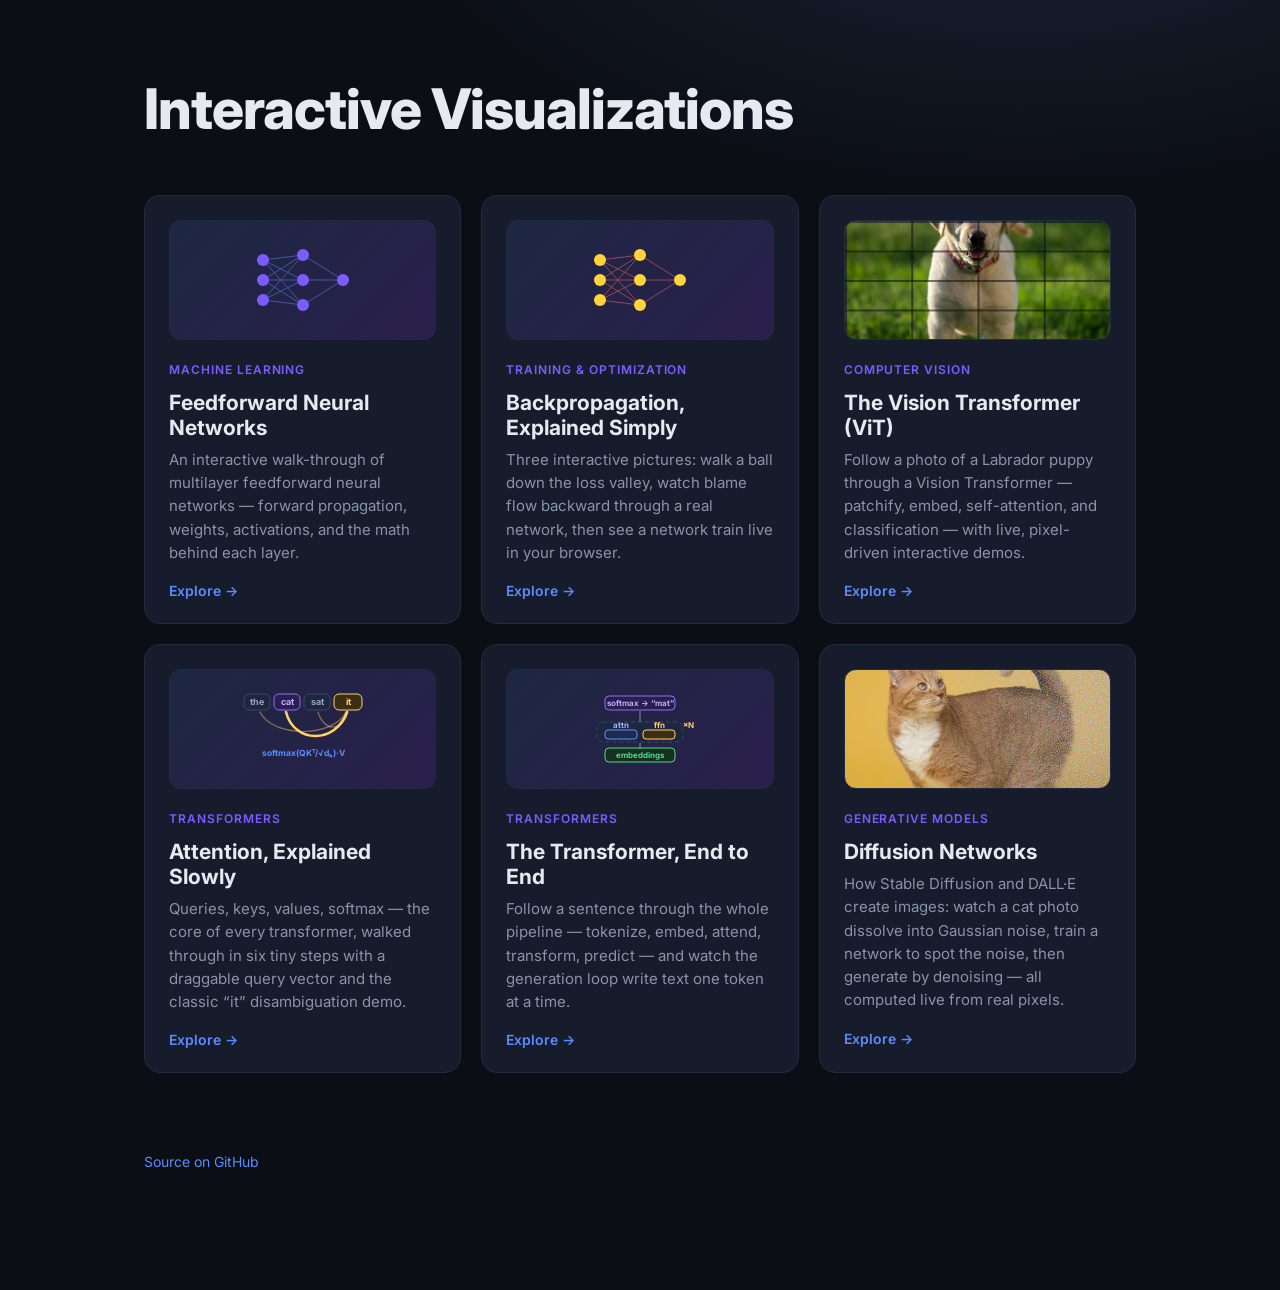
<file: index.html>
<!DOCTYPE html>
<html lang="en">
<head>
  <meta charset="UTF-8" />
  <meta name="viewport" content="width=device-width, initial-scale=1.0" />
  <title>Visualizations — Portfolio</title>
  <link rel="preconnect" href="https://fonts.googleapis.com" />
  <link rel="preconnect" href="https://fonts.gstatic.com" crossorigin />
  <link href="https://fonts.googleapis.com/css2?family=Inter:wght@400;500;600;700;800&display=swap" rel="stylesheet" />
  <style>
    :root {
      --bg: #0b0e14;
      --bg-soft: #131826;
      --card: #161c2c;
      --border: #232b40;
      --text: #e6e9f0;
      --muted: #8b93a7;
      --accent: #5b8cff;
      --accent2: #7c5cff;
    }
    * { box-sizing: border-box; margin: 0; padding: 0; }
    body {
      font-family: 'Inter', system-ui, sans-serif;
      background: radial-gradient(1200px 600px at 80% -10%, #1a2236 0%, var(--bg) 55%);
      color: var(--text);
      min-height: 100vh;
      -webkit-font-smoothing: antialiased;
    }
    .wrap { max-width: 1040px; margin: 0 auto; padding: 80px 24px 120px; }
    header { margin-bottom: 56px; }
    .eyebrow {
      display: inline-block;
      font-size: 13px; font-weight: 600; letter-spacing: 0.12em;
      text-transform: uppercase; color: var(--accent);
      background: rgba(91,140,255,0.1);
      padding: 6px 12px; border-radius: 999px; margin-bottom: 20px;
    }
    h1 { font-size: clamp(34px, 6vw, 56px); font-weight: 800; line-height: 1.05; letter-spacing: -0.02em; }
    .sub { color: var(--muted); font-size: 18px; margin-top: 16px; max-width: 560px; line-height: 1.6; }
    .grid { display: grid; grid-template-columns: repeat(auto-fill, minmax(300px, 1fr)); gap: 20px; }
    .card {
      display: block; text-decoration: none; color: inherit;
      background: var(--card); border: 1px solid var(--border);
      border-radius: 16px; padding: 24px; transition: transform .18s ease, border-color .18s ease, box-shadow .18s ease;
      position: relative; overflow: hidden;
    }
    .card:hover { transform: translateY(-4px); border-color: var(--accent); box-shadow: 0 12px 40px -12px rgba(91,140,255,0.35); }
    .card .tag { font-size: 12px; font-weight: 600; color: var(--accent2); text-transform: uppercase; letter-spacing: 0.08em; }
    .card h3 { font-size: 21px; font-weight: 700; margin: 12px 0 8px; }
    .card p { color: var(--muted); font-size: 15px; line-height: 1.55; }
    .card .arrow { margin-top: 18px; color: var(--accent); font-weight: 600; font-size: 14px; }
    .thumb {
      height: 120px; border-radius: 12px; margin-bottom: 18px;
      background: linear-gradient(135deg, #1d2740, #2a1f4d);
      display: flex; align-items: center; justify-content: center;
      border: 1px solid var(--border);
    }
    footer { margin-top: 80px; color: var(--muted); font-size: 14px; }
    a.gh { color: var(--accent); text-decoration: none; }
  </style>
</head>
<body>
  <div class="wrap">
    <header>
      <h1>Interactive Visualizations</h1>
    </header>

    <div class="grid">
      <a class="card" href="viz/neural-network-backprop/index.html">
        <div class="thumb">
          <svg width="120" height="80" viewBox="0 0 120 80" fill="none">
            <g stroke="#5b8cff" stroke-width="1" opacity="0.5">
              <line x1="20" y1="20" x2="60" y2="15"/><line x1="20" y1="20" x2="60" y2="40"/><line x1="20" y1="20" x2="60" y2="65"/>
              <line x1="20" y1="40" x2="60" y2="15"/><line x1="20" y1="40" x2="60" y2="40"/><line x1="20" y1="40" x2="60" y2="65"/>
              <line x1="20" y1="60" x2="60" y2="15"/><line x1="20" y1="60" x2="60" y2="40"/><line x1="20" y1="60" x2="60" y2="65"/>
              <line x1="60" y1="15" x2="100" y2="40"/><line x1="60" y1="40" x2="100" y2="40"/><line x1="60" y1="65" x2="100" y2="40"/>
            </g>
            <g fill="#7c5cff">
              <circle cx="20" cy="20" r="6"/><circle cx="20" cy="40" r="6"/><circle cx="20" cy="60" r="6"/>
              <circle cx="60" cy="15" r="6"/><circle cx="60" cy="40" r="6"/><circle cx="60" cy="65" r="6"/>
              <circle cx="100" cy="40" r="6"/>
            </g>
          </svg>
        </div>
        <span class="tag">Machine Learning</span>
        <h3>Feedforward Neural Networks</h3>
        <p>An interactive walk-through of multilayer feedforward neural networks — forward propagation, weights, activations, and the math behind each layer.</p>
        <div class="arrow">Explore →</div>
      </a>

      <a class="card" href="viz/backpropagation/index.html">
        <div class="thumb">
          <svg width="120" height="80" viewBox="0 0 120 80" fill="none">
            <g stroke="#ff6b6b" stroke-width="1" opacity="0.5">
              <line x1="20" y1="20" x2="60" y2="15"/><line x1="20" y1="20" x2="60" y2="40"/><line x1="20" y1="20" x2="60" y2="65"/>
              <line x1="20" y1="40" x2="60" y2="15"/><line x1="20" y1="40" x2="60" y2="40"/><line x1="20" y1="40" x2="60" y2="65"/>
              <line x1="20" y1="60" x2="60" y2="15"/><line x1="20" y1="60" x2="60" y2="40"/><line x1="20" y1="60" x2="60" y2="65"/>
              <line x1="60" y1="15" x2="100" y2="40"/><line x1="60" y1="40" x2="100" y2="40"/><line x1="60" y1="65" x2="100" y2="40"/>
            </g>
            <g fill="#ffd43b">
              <circle cx="20" cy="20" r="6"/><circle cx="20" cy="40" r="6"/><circle cx="20" cy="60" r="6"/>
              <circle cx="60" cy="15" r="6"/><circle cx="60" cy="40" r="6"/><circle cx="60" cy="65" r="6"/>
              <circle cx="100" cy="40" r="6"/>
            </g>
          </svg>
        </div>
        <span class="tag">Training & Optimization</span>
        <h3>Backpropagation, Explained Simply</h3>
        <p>Three interactive pictures: walk a ball down the loss valley, watch blame flow backward through a real network, then see a network train live in your browser.</p>
        <div class="arrow">Explore →</div>
      </a>

      <a class="card" href="viz/vision-transformer/index.html">
        <div class="thumb" style="background: url('viz/vision-transformer/dog.jpg') center/cover; position: relative;">
          <div style="position:absolute; inset:0; background-image: linear-gradient(rgba(11,14,20,0.55) 1.5px, transparent 1.5px), linear-gradient(90deg, rgba(11,14,20,0.55) 1.5px, transparent 1.5px); background-size: 25% 25%; border-radius: 12px;"></div>
        </div>
        <span class="tag">Computer Vision</span>
        <h3>The Vision Transformer (ViT)</h3>
        <p>Follow a photo of a Labrador puppy through a Vision Transformer — patchify, embed, self-attention, and classification — with live, pixel-driven interactive demos.</p>
        <div class="arrow">Explore →</div>
      </a>

      <a class="card" href="viz/attention/index.html">
        <div class="thumb">
          <svg width="130" height="86" viewBox="0 0 130 86" fill="none">
            <g font-family="Inter, sans-serif" font-size="9" font-weight="700">
              <rect x="6"  y="8" width="26" height="16" rx="5" fill="#1d2740" stroke="#3a4666"/><text x="19" y="19" fill="#9aa4b8" text-anchor="middle">the</text>
              <rect x="36" y="8" width="26" height="16" rx="5" fill="#2a1f4d" stroke="#8a70ff"/><text x="49" y="19" fill="#bcaaff" text-anchor="middle">cat</text>
              <rect x="66" y="8" width="26" height="16" rx="5" fill="#1d2740" stroke="#3a4666"/><text x="79" y="19" fill="#9aa4b8" text-anchor="middle">sat</text>
              <rect x="96" y="8" width="28" height="16" rx="5" fill="#3a2f14" stroke="#ffd166"/><text x="110" y="19" fill="#ffd166" text-anchor="middle">it</text>
            </g>
            <g stroke-linecap="round" fill="none">
              <path d="M 108 26 C 95 52, 35 52, 22 26" stroke="#ffd166" stroke-width="1.2" opacity="0.45"/>
              <path d="M 109 26 C 98 58, 56 58, 48 26" stroke="#ffd166" stroke-width="2.6"/>
              <path d="M 110 26 C 104 46, 86 46, 80 26" stroke="#ffd166" stroke-width="1.2" opacity="0.45"/>
            </g>
            <g font-family="Inter, sans-serif" font-size="8.5" font-weight="700">
              <text x="65" y="70" fill="#5b8cff" text-anchor="middle">softmax(QKᵀ/√dₖ)·V</text>
            </g>
          </svg>
        </div>
        <span class="tag">Transformers</span>
        <h3>Attention, Explained Slowly</h3>
        <p>Queries, keys, values, softmax — the core of every transformer, walked through in six tiny steps with a draggable query vector and the classic “it” disambiguation demo.</p>
        <div class="arrow">Explore →</div>
      </a>

      <a class="card" href="viz/transformer/index.html">
        <div class="thumb">
          <svg width="130" height="86" viewBox="0 0 130 86" fill="none">
            <g font-family="Inter, sans-serif" font-size="8" font-weight="700">
              <rect x="30" y="62" width="70" height="14" rx="4" fill="#14301f" stroke="#55d68b"/><text x="65" y="72" fill="#55d68b" text-anchor="middle">embeddings</text>
              <rect x="22" y="36" width="86" height="20" rx="6" fill="#1d2740" stroke="#3a4666" stroke-dasharray="4 3"/>
              <rect x="30" y="44" width="32" height="9" rx="3" fill="#1d2c4d" stroke="#6090ff"/>
              <rect x="68" y="44" width="32" height="9" rx="3" fill="#3a2f14" stroke="#ffd166"/>
              <text x="113" y="42" fill="#ffd166" text-anchor="middle">×N</text>
              <text x="46" y="42" fill="#9fb6ff" text-anchor="middle">attn</text>
              <text x="84" y="42" fill="#ffd166" text-anchor="middle">ffn</text>
              <rect x="30" y="10" width="70" height="14" rx="4" fill="#2a1f4d" stroke="#8a70ff"/><text x="65" y="20" fill="#bcaaff" text-anchor="middle">softmax → “mat”</text>
            </g>
            <g stroke="#9aa4b8" stroke-width="1.2" opacity="0.7">
              <line x1="65" y1="62" x2="65" y2="57"/>
              <line x1="65" y1="36" x2="65" y2="25"/>
            </g>
          </svg>
        </div>
        <span class="tag">Transformers</span>
        <h3>The Transformer, End to End</h3>
        <p>Follow a sentence through the whole pipeline — tokenize, embed, attend, transform, predict — and watch the generation loop write text one token at a time.</p>
        <div class="arrow">Explore →</div>
      </a>

      <a class="card" href="viz/diffusion-networks/index.html">
        <div class="thumb" style="background: url('viz/diffusion-networks/cat.jpg') center/cover; position: relative;">
          <div style="position:absolute; inset:0; border-radius:12px; background: url(&quot;data:image/svg+xml,%3Csvg xmlns='http://www.w3.org/2000/svg' width='120' height='120'%3E%3Cfilter id='n'%3E%3CfeTurbulence type='fractalNoise' baseFrequency='0.9' numOctaves='2'/%3E%3C/filter%3E%3Crect width='120' height='120' filter='url(%23n)'/%3E%3C/svg%3E&quot;); -webkit-mask-image: linear-gradient(90deg, transparent 10%, black 90%); mask-image: linear-gradient(90deg, transparent 10%, black 90%);"></div>
        </div>
        <span class="tag">Generative Models</span>
        <h3>Diffusion Networks</h3>
        <p>How Stable Diffusion and DALL·E create images: watch a cat photo dissolve into Gaussian noise, train a network to spot the noise, then generate by denoising — all computed live from real pixels.</p>
        <div class="arrow">Explore →</div>
      </a>
    </div>

    <footer>
      <a class="gh" href="https://github.com/felixvk1234/visualizations">Source on GitHub</a>
    </footer>
  </div>
</body>
</html>
</file>
